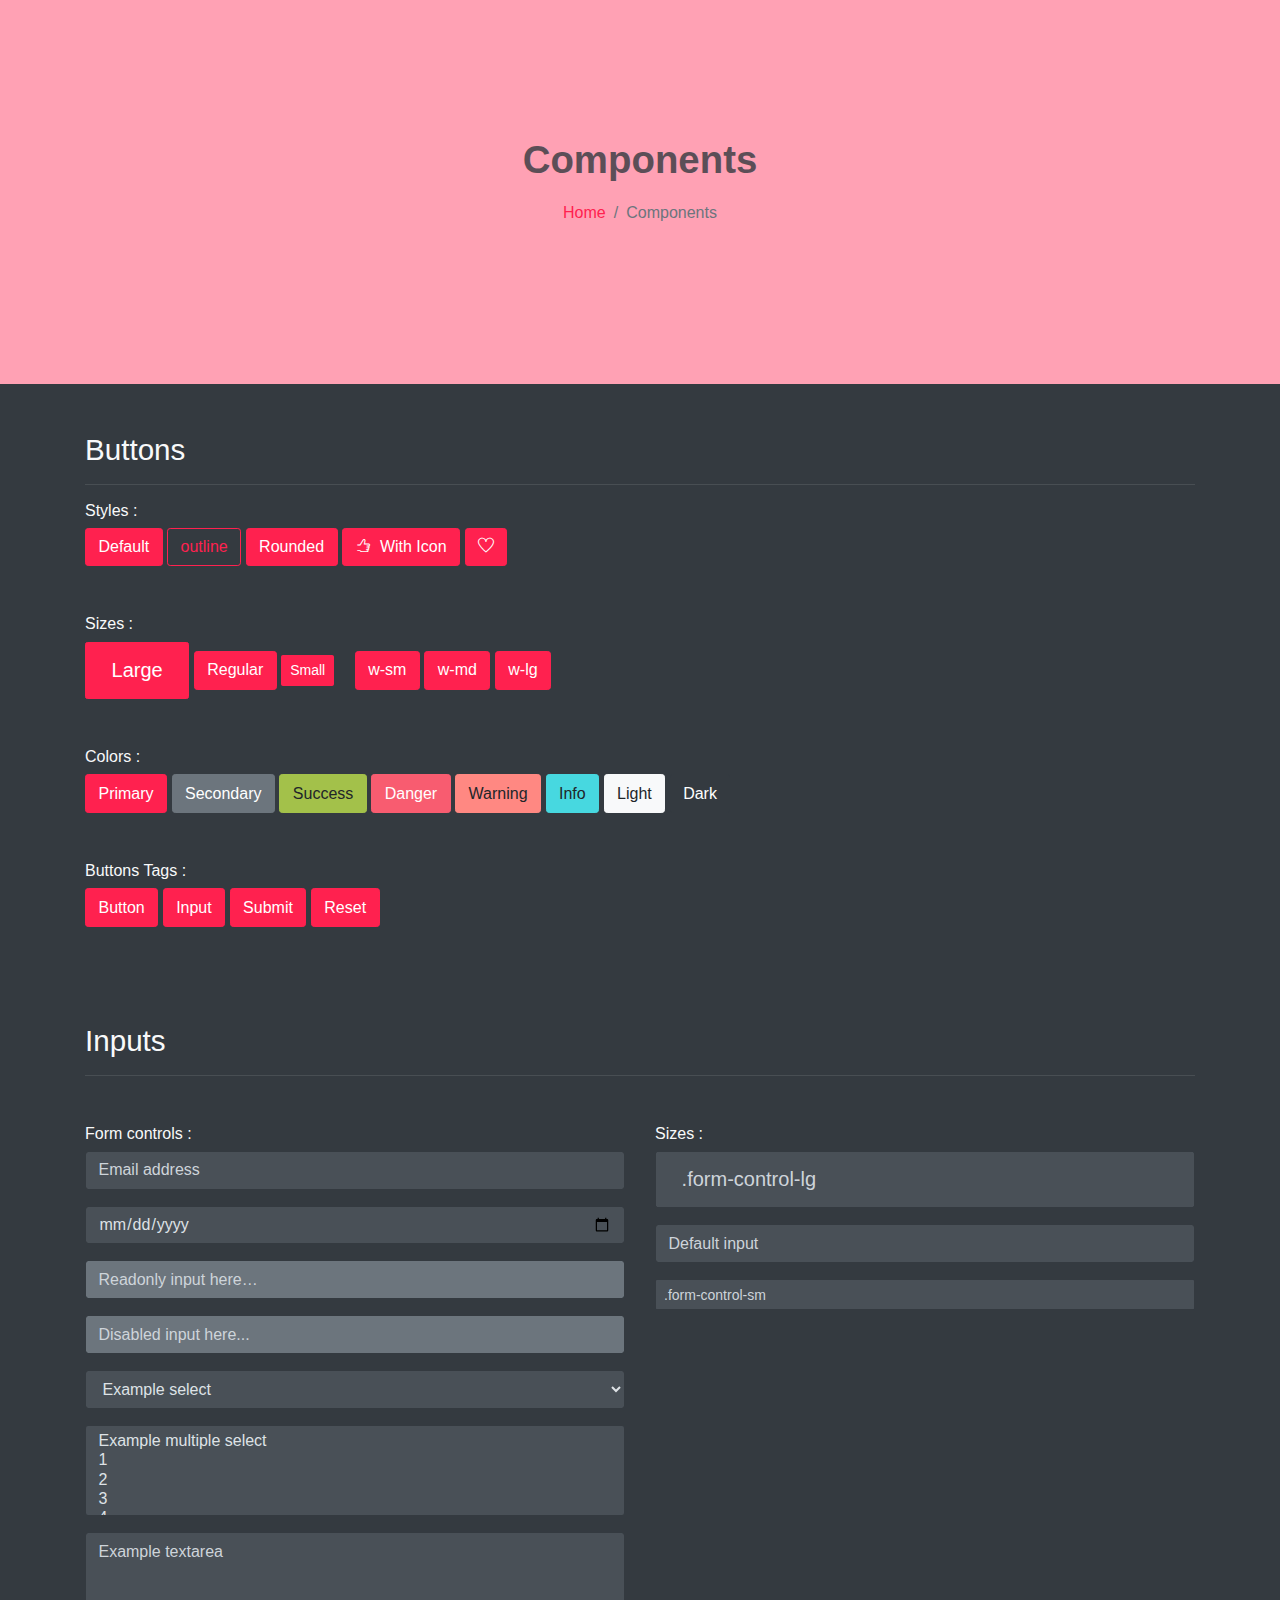
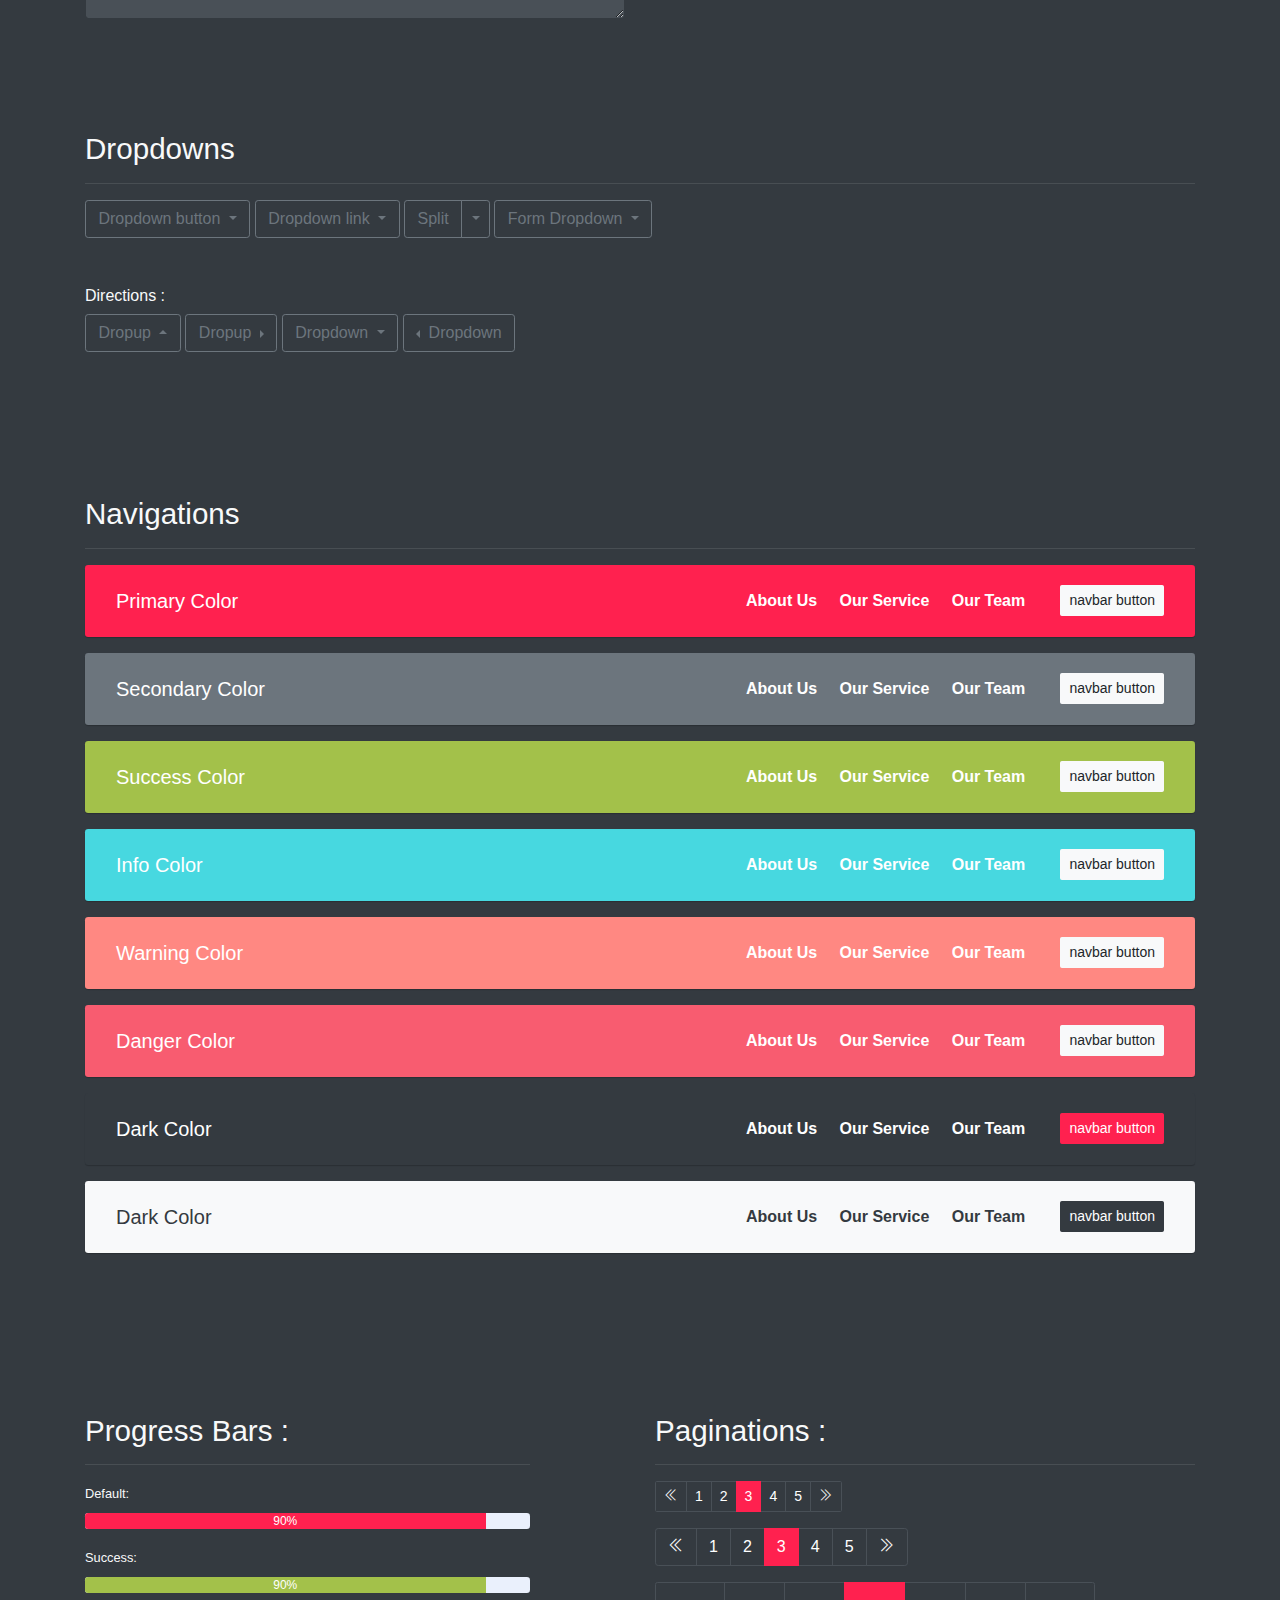
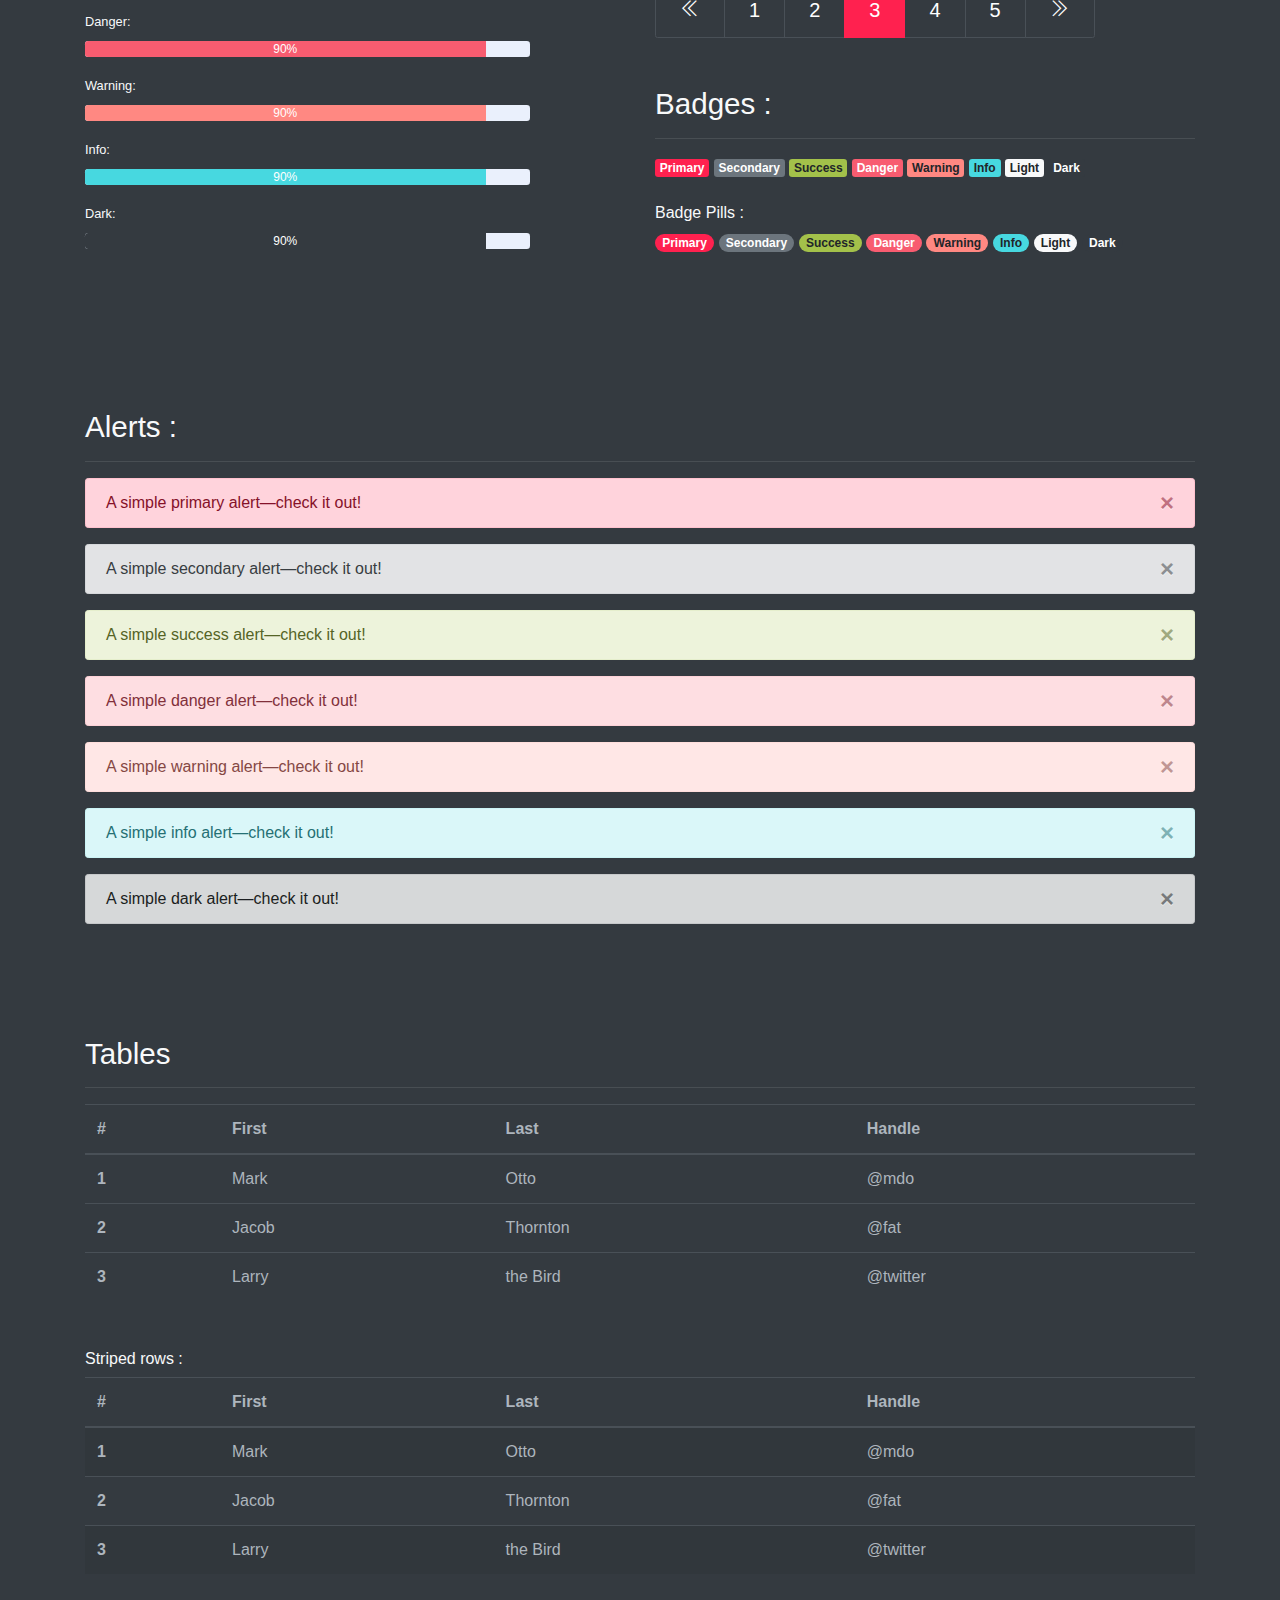
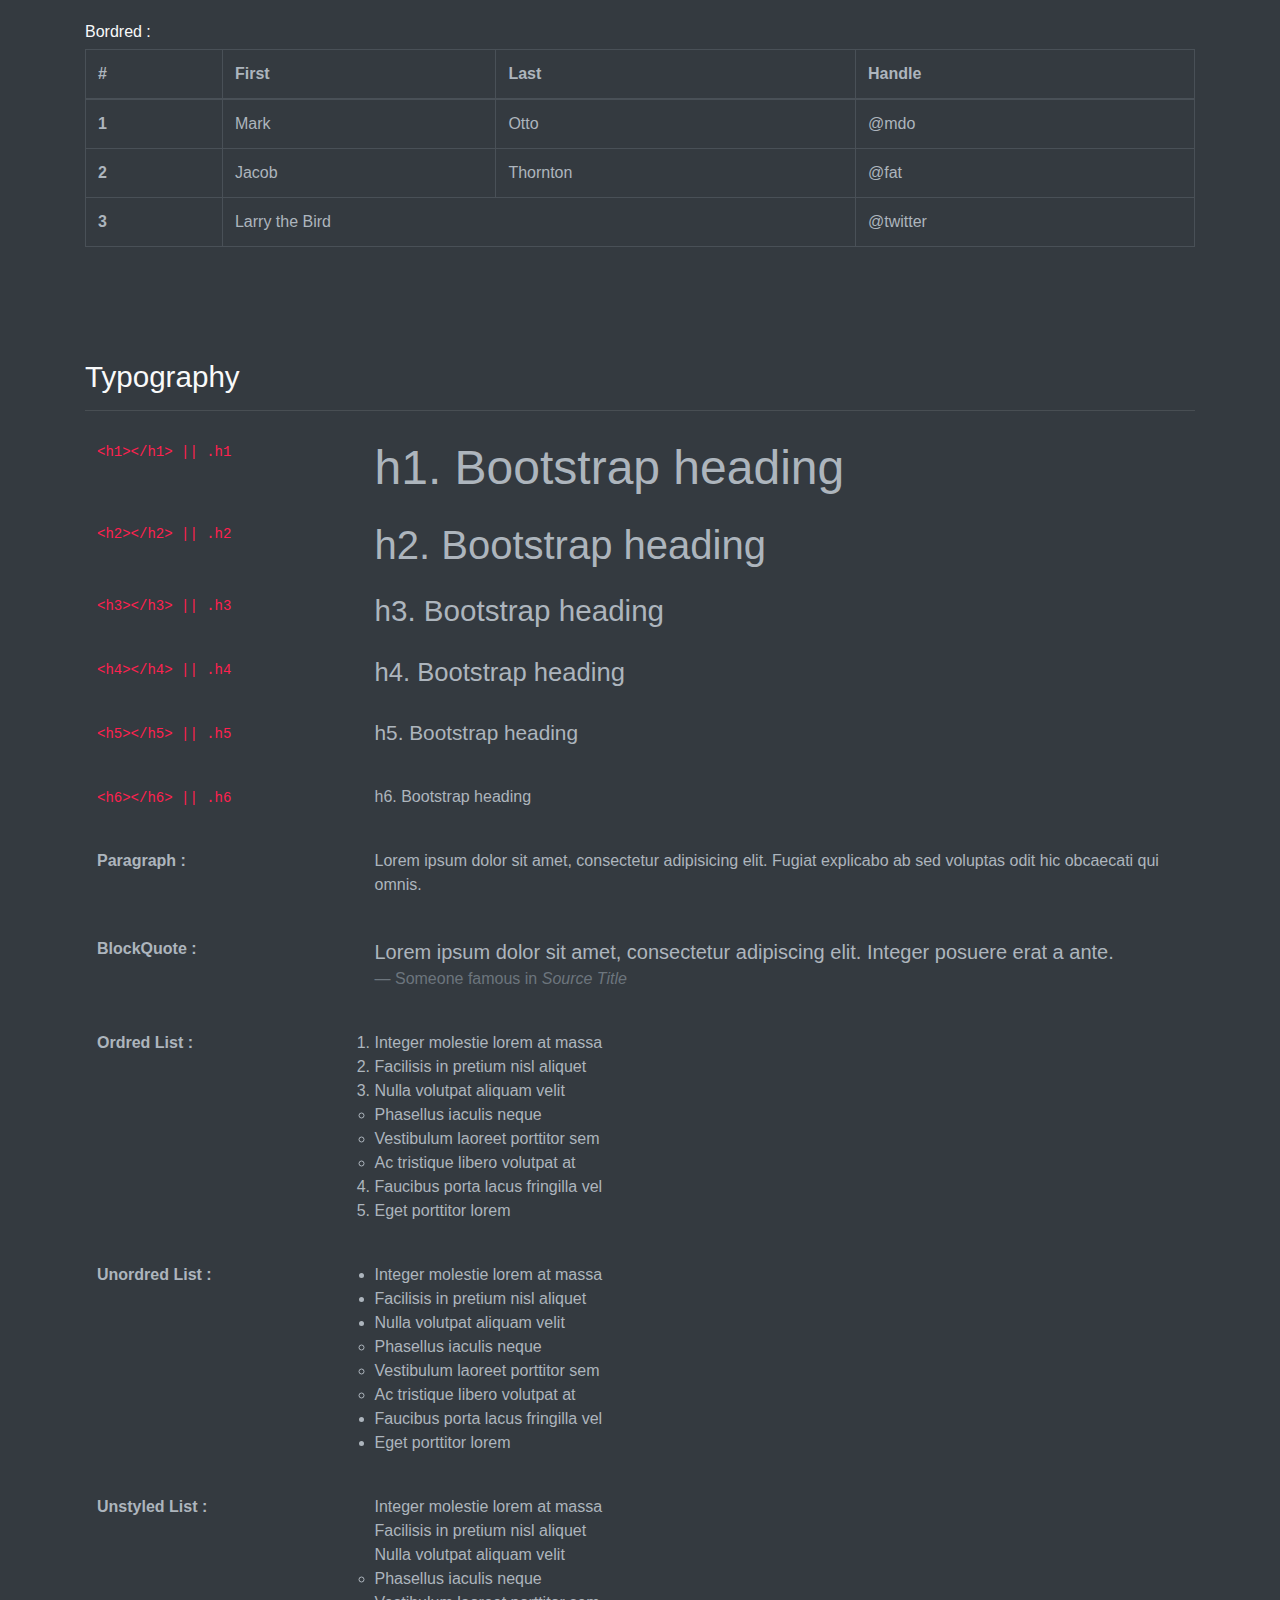
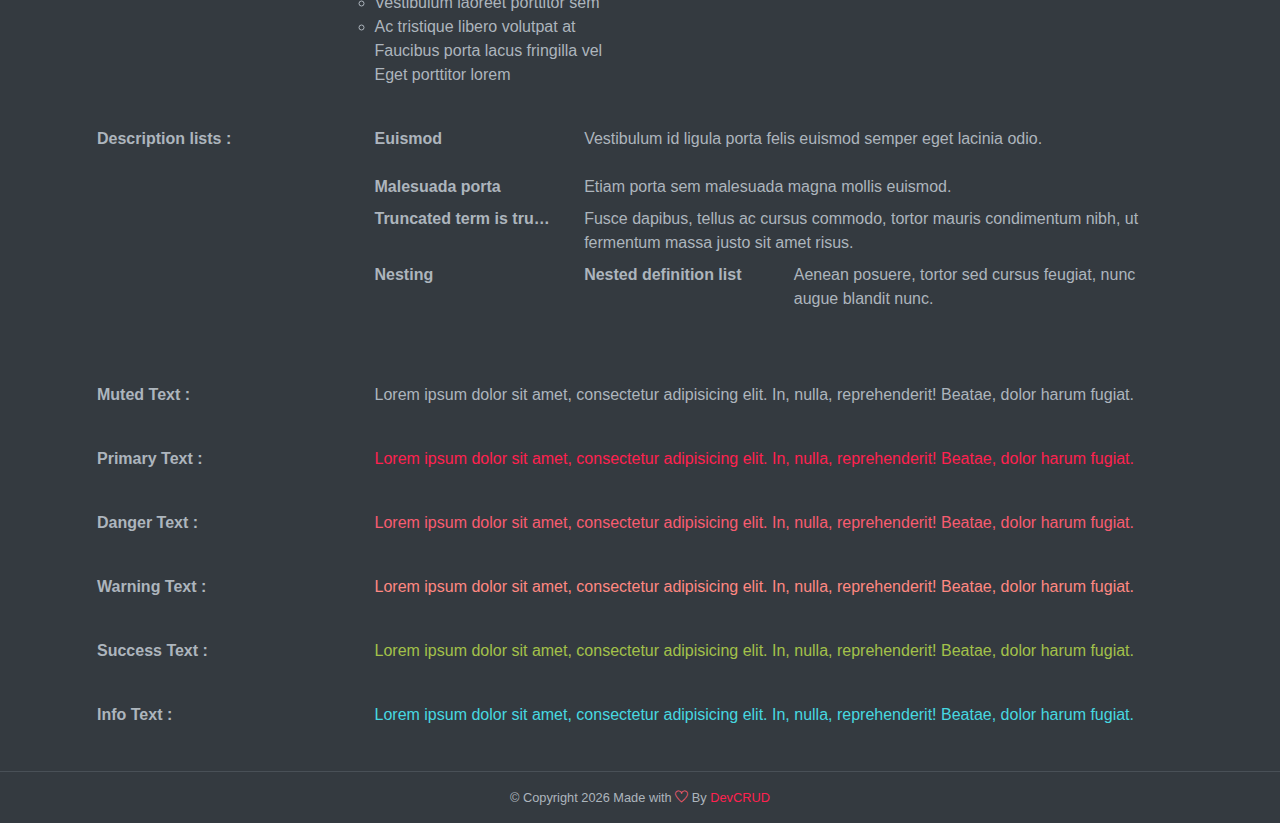
<file: components.html>
<!DOCTYPE html>
<html lang="en">
<head>
   <meta charset="utf-8">
    <meta name="viewport" content="width=device-width, initial-scale=1, shrink-to-fit=no">
    <meta name="description" content="Start your development with FoodHut landing page.">
    <meta name="author" content="Devcrud">
    <title>Sneakers Urban</title>

   <!-- font icons -->
   <link rel="stylesheet" href="assets/vendors/themify-icons/css/themify-icons.css">

   <!-- Bootstrap + Steller  -->
   <link rel="stylesheet" href="assets/css/foodhut.css">
</head>
<body>

   <!-- Page Header -->
   <header class="header header-mini"> 
      <div class="header-title">Components</div> 
      <nav aria-label="breadcrumb">
         <ol class="breadcrumb">
            <li class="breadcrumb-item"><a href="/">Home</a></li>
            <li class="breadcrumb-item active" aria-current="page">Components</li>
         </ol>
      </nav>
   </header> <!-- End Of Page Header -->

   <!-- main content -->
   <div class="container">

      <!-- Buttons -->
      <h3 class="mt-5">Buttons</h3>
      <hr>
      <h6 class="section-secondary-title">Styles :</h6>
      <button class="btn btn-primary">Default</button>
      <button class="btn btn-outline-primary">outline</button>
      <button class="btn btn-primary rounded">Rounded</button>
      <button class="btn btn-primary rounded"><i class="ti-thumb-up pr-1"></i> With Icon</button>
      <button class="btn btn-primary circle"><i class="ti-heart"></i></button>

      <h6 class="section-secondary-title mt-5">Sizes :</h6>
      <button class="btn btn-primary btn-lg">Large</button>
      <button class="btn btn-primary ">Regular</button>
      <button class="btn btn-primary btn-sm">Small</button>
      <button class="btn btn-primary w-sm ml-3">w-sm</button>
      <button class="btn btn-primary w-md">w-md</button>
      <button class="btn btn-primary w-lg">w-lg</button>

      <h6 class="section-secondary-title mt-5">Colors :</h6>          
      <button type="button" class="btn btn-primary">Primary</button>
      <button type="button" class="btn btn-secondary">Secondary</button>
      <button type="button" class="btn btn-success">Success</button>
      <button type="button" class="btn btn-danger">Danger</button>
      <button type="button" class="btn btn-warning">Warning</button>
      <button type="button" class="btn btn-info">Info</button>
      <button type="button" class="btn btn-light">Light</button>
      <button type="button" class="btn btn-dark">Dark</button>

      <h6 class="section-secondary-title mt-5">Buttons Tags :</h6>
      <button class="btn btn-primary" type="submit">Button</button>
      <input class="btn btn-primary" type="button" value="Input">
      <input class="btn btn-primary" type="submit" value="Submit">
      <input class="btn btn-primary" type="reset" value="Reset">
      
      <!-- devider -->
      <div class="py-5"></div>

      <!-- Inputs -->
      <h3>Inputs</h3>
      <hr>
      <div class="row mt-5">
         <div class="col-md-6">
            <h6 class="section-secondary-title">Form controls :</h6>        
            <div class="form-group">
               <input type="email" class="form-control" id="exampleFormControlInput1" placeholder="Email address">
            </div>
            <div class="form-group">
               <input type="date" class="form-control" id="exampleFormControlInput1" placeholder="Date">
            </div>
            <div class="form-group">
               <input class="form-control" type="text" placeholder="Readonly input here…" readonly>
            </div>
            <div class="form-group">
               <input class="form-control" id="disabledInput" type="text" placeholder="Disabled input here..." disabled>
            </div>
            <div class="form-group">
               <select class="form-control" id="exampleFormControlSelect1">
                  <option>Example select</option>
                  <option>1</option>
                  <option>2</option>
                  <option>3</option>
                  <option>4</option>
                  <option>5</option>
               </select>
            </div>
            <div class="form-group">
               <select multiple class="form-control" id="exampleFormControlSelect2">
                  <option>Example multiple select</option>
                  <option>1</option>
                  <option>2</option>
                  <option>3</option>
                  <option>4</option>
                  <option>5</option>
               </select>
            </div>
            <div class="form-group">
               <textarea class="form-control" id="exampleFormControlTextarea1" rows="3" placeholder="Example textarea"></textarea>
            </div>
         </div>
         <div class="col-md-6">
            <h6 class="section-secondary-title">Sizes :</h6>    
            <div class="form-group">
               <input class="form-control form-control-lg" type="text" placeholder=".form-control-lg">             
            </div>
            <div class="form-group">
               <input class="form-control" type="text" placeholder="Default input">
            </div>
            <div class="form-group">
               <input class="form-control form-control-sm" type="text" placeholder=".form-control-sm"> 
            </div>
         </div>
      </div> <!-- end of inputs -->   

      <!-- devider -->
      <div class="py-5"></div>             

      <!-- Dropdowns -->
      <h3 class="components-section-title font-weight-normal">Dropdowns</h3>
      <hr>
      <div class="dropdown d-inline-block">
         <button class="btn btn-outline-secondary dropdown-toggle" type="button" id="dropdownMenuButton" data-toggle="dropdown" aria-haspopup="true" aria-expanded="false">
         Dropdown button
         </button>
         <div class="dropdown-menu" aria-labelledby="dropdownMenuButton">
         <a class="dropdown-item" href="#">Action</a>
         <a class="dropdown-item" href="#">Another action</a>
         <a class="dropdown-item" href="#">Something else here</a>
         </div>
      </div>
      <div class="dropdown d-inline-block">
         <a class="btn btn-outline-secondary dropdown-toggle" href="#" role="button" id="dropdownMenuLink" data-toggle="dropdown" aria-haspopup="true" aria-expanded="false">
            Dropdown link
         </a>
         <div class="dropdown-menu" aria-labelledby="dropdownMenuLink">
            <a class="dropdown-item" href="#">Action</a>
            <a class="dropdown-item" href="#">Another action</a>
            <a class="dropdown-item" href="#">Something else here</a>
         </div>
      </div>
      <div class="btn-group">
         <button type="button" class="btn btn-outline-secondary">Split</button>
         <button type="button" class="btn btn-outline-secondary dropdown-toggle dropdown-toggle-split" data-toggle="dropdown" aria-haspopup="true" aria-expanded="false">
         <span class="sr-only">Toggle Dropdown</span>
         </button>
         <div class="dropdown-menu">
            <a class="dropdown-item" href="#">Action</a>
            <a class="dropdown-item" href="#">Another action</a>
            <a class="dropdown-item" href="#">Something else here</a>
            <div class="dropdown-divider"></div>
            <a class="dropdown-item" href="#">Separated link</a>
         </div>
      </div>
      <div class="btn-group">
         <button class="btn btn-outline-secondary dropdown-toggle" type="button" id="dropdownMenuButton" data-toggle="dropdown" aria-haspopup="true" aria-expanded="false">
            Form Dropdown
         </button>
         <div class="dropdown-menu form">
            <form class="px-4 py-3">
               <div class="form-group">
                  <input type="email" class="form-control" id="exampleDropdownFormEmail1" placeholder="email@example.com">
               </div>
               <div class="form-group">
                  <input type="password" class="form-control" id="exampleDropdownFormPassword1" placeholder="Password">
               </div>
               <div class="form-check mb-3">
                  <input type="checkbox" class="form-check-input" id="dropdownCheck">
                  <label class="form-check-label" for="dropdownCheck">
                     Remember me
                  </label>
               </div>
               <button type="submit" class="btn btn-primary btn-block">Sign in</button>
            </form>
            <div class="dropdown-divider"></div>
            <a class="dropdown-item" href="#"><small>New around here? Sign up</small></a>
            <a class="dropdown-item" href="#"><small>Forgot password?</small></a>
         </div>
      </div>       
      <h6 class="section-secondary-title mt-5">Directions :</h6>  
      <div class="btn-group dropup">
         <button type="button" class="btn btn-outline-secondary dropdown-toggle" data-toggle="dropdown" aria-haspopup="true" aria-expanded="false">
            Dropup
         </button>
         <div class="dropdown-menu">
            <a class="dropdown-item" href="#">Action</a>
            <a class="dropdown-item" href="#">Another action</a>
            <a class="dropdown-item" href="#">Something else here</a>
            <div class="dropdown-divider"></div>
            <a class="dropdown-item" href="#">Separated link</a>
         </div>
      </div>
      <div class="btn-group dropright">
         <button type="button" class="btn btn-outline-secondary dropdown-toggle" data-toggle="dropdown" aria-haspopup="true" aria-expanded="false">
            Dropup
         </button>
         <div class="dropdown-menu">
            <a class="dropdown-item" href="#">Action</a>
            <a class="dropdown-item" href="#">Another action</a>
            <a class="dropdown-item" href="#">Something else here</a>
            <div class="dropdown-divider"></div>
            <a class="dropdown-item" href="#">Separated link</a>
         </div>
      </div>
      <div class="btn-group">
         <button type="button" class="btn btn-outline-secondary dropdown-toggle" data-toggle="dropdown" aria-haspopup="true" aria-expanded="false">
            Dropdown
         </button>
         <div class="dropdown-menu">
            <a class="dropdown-item" href="#">Action</a>
            <a class="dropdown-item" href="#">Another action</a>
            <a class="dropdown-item" href="#">Something else here</a>
            <div class="dropdown-divider"></div>
            <a class="dropdown-item" href="#">Separated link</a>
         </div>
      </div>
      <div class="btn-group dropleft">
         <button type="button" class="btn btn-outline-secondary dropdown-toggle" data-toggle="dropdown" aria-haspopup="true" aria-expanded="false">
            Dropdown
         </button>
         <div class="dropdown-menu">
            <a class="dropdown-item" href="#">Action</a>
            <a class="dropdown-item" href="#">Another action</a>
            <a class="dropdown-item" href="#">Something else here</a>
            <div class="dropdown-divider"></div>
            <a class="dropdown-item" href="#">Separated link</a>
         </div>
      </div> <!-- end of Dropdowns -->  

      <!-- devider -->
      <div class="py-5"></div>   

      <!-- navbars -->
      <h3 class="components-section-title font-weight-normal mt-5">Navigations</h3>
      <hr>
      <nav class="navbar navbar-expand-sm navbar-dark bg-primary rounded shadow mb-3">
         <div class="container">
            <a class="navbar-brand" href="#">Primary Color</a>
            <button class="navbar-toggler ml-auto" type="button" data-toggle="collapse" data-target="#navbarSupportedContent" aria-controls="navbarSupportedContent" aria-expanded="false" aria-label="Toggle navigation">
            <span class="navbar-toggler-icon"></span>
            </button>
            <div class="collapse navbar-collapse" id="navbarSupportedContent">
               <ul class="navbar-nav ml-auto"> 
                  <li class="nav-item">
                     <a class="nav-link" href="#about">About Us</a>
                  </li>
                  <li class="nav-item">
                     <a class="nav-link" href="#service">Our Service</a>
                  </li>
                  <li class="nav-item">
                     <a class="nav-link" href="#team">Our Team</a>
                  </li>
                  <li class="nav-item">
                     <a href="#book-table" class="ml-4 mt-1 btn btn-light btn-sm">navbar button</a>
                  </li>
               </ul>                       
            </div>
         </div>
      </nav>
      <nav class="navbar navbar-expand-sm navbar-dark bg-secondary rounded shadow mb-3">
         <div class="container">
            <a class="navbar-brand" href="#">Secondary Color</a>
            <button class="navbar-toggler ml-auto" type="button" data-toggle="collapse" data-target="#navbarSupportedContent" aria-controls="navbarSupportedContent" aria-expanded="false" aria-label="Toggle navigation">
            <span class="navbar-toggler-icon"></span>
            </button>
            <div class="collapse navbar-collapse" id="navbarSupportedContent">
               <ul class="navbar-nav ml-auto"> 
                  <li class="nav-item">
                     <a class="nav-link" href="#about">About Us</a>
                  </li>
                  <li class="nav-item">
                     <a class="nav-link" href="#service">Our Service</a>
                  </li>
                  <li class="nav-item">
                     <a class="nav-link" href="#team">Our Team</a>
                  </li>
                  <li class="nav-item">
                     <a href="#book-table" class="ml-4 mt-1 btn btn-light btn-sm">navbar button</a>
                  </li>
               </ul>                       
            </div>
         </div>
      </nav>
      <nav class="navbar navbar-expand-sm navbar-dark bg-success rounded shadow mb-3">
         <div class="container">
            <a class="navbar-brand" href="#">Success Color</a>
            <button class="navbar-toggler ml-auto" type="button" data-toggle="collapse" data-target="#navbarSupportedContent" aria-controls="navbarSupportedContent" aria-expanded="false" aria-label="Toggle navigation">
            <span class="navbar-toggler-icon"></span>
            </button>
            <div class="collapse navbar-collapse" id="navbarSupportedContent">
               <ul class="navbar-nav ml-auto"> 
                  <li class="nav-item">
                     <a class="nav-link" href="#about">About Us</a>
                  </li>
                  <li class="nav-item">
                     <a class="nav-link" href="#service">Our Service</a>
                  </li>
                  <li class="nav-item">
                     <a class="nav-link" href="#team">Our Team</a>
                  </li>
                  <li class="nav-item">
                     <a href="#book-table" class="ml-4 mt-1 btn btn-light btn-sm">navbar button</a>
                  </li>
               </ul>                       
            </div>
         </div>
      </nav>
      <nav class="navbar navbar-expand-sm navbar-dark bg-info rounded shadow mb-3">
         <div class="container">
            <a class="navbar-brand" href="#">Info Color</a>
            <button class="navbar-toggler ml-auto" type="button" data-toggle="collapse" data-target="#navbarSupportedContent" aria-controls="navbarSupportedContent" aria-expanded="false" aria-label="Toggle navigation">
            <span class="navbar-toggler-icon"></span>
            </button>
            <div class="collapse navbar-collapse" id="navbarSupportedContent">
               <ul class="navbar-nav ml-auto"> 
                  <li class="nav-item">
                     <a class="nav-link" href="#about">About Us</a>
                  </li>
                  <li class="nav-item">
                     <a class="nav-link" href="#service">Our Service</a>
                  </li>
                  <li class="nav-item">
                     <a class="nav-link" href="#team">Our Team</a>
                  </li>
                  <li class="nav-item">
                     <a href="#book-table" class="ml-4 mt-1 btn btn-light btn-sm">navbar button</a>
                  </li>
               </ul>                       
            </div>
         </div>
      </nav>
      <nav class="navbar navbar-expand-sm navbar-dark bg-warning rounded shadow mb-3">
         <div class="container">
            <a class="navbar-brand" href="#">Warning Color</a>
            <button class="navbar-toggler ml-auto" type="button" data-toggle="collapse" data-target="#navbarSupportedContent" aria-controls="navbarSupportedContent" aria-expanded="false" aria-label="Toggle navigation">
            <span class="navbar-toggler-icon"></span>
            </button>
            <div class="collapse navbar-collapse" id="navbarSupportedContent">
               <ul class="navbar-nav ml-auto"> 
                  <li class="nav-item">
                     <a class="nav-link" href="#about">About Us</a>
                  </li>
                  <li class="nav-item">
                     <a class="nav-link" href="#service">Our Service</a>
                  </li>
                  <li class="nav-item">
                     <a class="nav-link" href="#team">Our Team</a>
                  </li>
                  <li class="nav-item">
                     <a href="#book-table" class="ml-4 mt-1 btn btn-light btn-sm">navbar button</a>
                  </li>
               </ul>                       
            </div>
         </div>
      </nav>
      <nav class="navbar navbar-expand-sm navbar-dark bg-danger rounded shadow mb-3">
         <div class="container">
            <a class="navbar-brand" href="#">Danger Color</a>
            <button class="navbar-toggler ml-auto" type="button" data-toggle="collapse" data-target="#navbarSupportedContent" aria-controls="navbarSupportedContent" aria-expanded="false" aria-label="Toggle navigation">
            <span class="navbar-toggler-icon"></span>
            </button>
            <div class="collapse navbar-collapse" id="navbarSupportedContent">
               <ul class="navbar-nav ml-auto"> 
                  <li class="nav-item">
                     <a class="nav-link" href="#about">About Us</a>
                  </li>
                  <li class="nav-item">
                     <a class="nav-link" href="#service">Our Service</a>
                  </li>
                  <li class="nav-item">
                     <a class="nav-link" href="#team">Our Team</a>
                  </li>
                  <li class="nav-item">
                     <a href="#book-table" class="ml-4 mt-1 btn btn-light btn-sm">navbar button</a>
                  </li>
               </ul>                       
            </div>
         </div>
      </nav>
      <nav class="navbar navbar-expand-sm navbar-dark bg-dark rounded shadow mb-3">
         <div class="container">
            <a class="navbar-brand" href="#">Dark Color</a>
            <button class="navbar-toggler ml-auto" type="button" data-toggle="collapse" data-target="#navbarSupportedContent" aria-controls="navbarSupportedContent" aria-expanded="false" aria-label="Toggle navigation">
            <span class="navbar-toggler-icon"></span>
            </button>
            <div class="collapse navbar-collapse" id="navbarSupportedContent">
               <ul class="navbar-nav ml-auto"> 
                  <li class="nav-item">
                     <a class="nav-link" href="#about">About Us</a>
                  </li>
                  <li class="nav-item">
                     <a class="nav-link" href="#service">Our Service</a>
                  </li>
                  <li class="nav-item">
                     <a class="nav-link" href="#team">Our Team</a>
                  </li>
                  <li class="nav-item">
                     <a href="#book-table" class="ml-4 mt-1 btn btn-primary btn-sm">navbar button</a>
                  </li>
               </ul>                       
            </div>
         </div>
      </nav>
      <nav class="navbar navbar-expand-sm navbar-light bg-light rounded shadow mb-3">
         <div class="container">
            <a class="navbar-brand" href="#">Dark Color</a>
            <button class="navbar-toggler ml-auto" type="button" data-toggle="collapse" data-target="#navbarSupportedContent" aria-controls="navbarSupportedContent" aria-expanded="false" aria-label="Toggle navigation">
            <span class="navbar-toggler-icon"></span>
            </button>
            <div class="collapse navbar-collapse" id="navbarSupportedContent">
               <ul class="navbar-nav ml-auto"> 
                  <li class="nav-item">
                     <a class="nav-link" href="#about">About Us</a>
                  </li>
                  <li class="nav-item">
                     <a class="nav-link" href="#service">Our Service</a>
                  </li>
                  <li class="nav-item">
                     <a class="nav-link" href="#team">Our Team</a>
                  </li>
                  <li class="nav-item">
                     <a href="#book-table" class="ml-4 mt-1 btn btn-dark btn-sm">navbar button</a>
                  </li>
               </ul>                       
            </div>
         </div>
      </nav>
      <!-- End of navbars -->

      <!-- devider -->
      <div class="py-5"></div>   
      
      <!-- progress bars -->
      <div class="row justify-content-between">
         <div class="col-md-5">
            <h3 class="components-section-title font-weight-normal mt-5">Progress Bars :</h3>
            <hr>
            <small>Default: </small>
            <div class="progress mt-2 mb-3">
               <div class="progress-bar" role="progressbar" style="width: 90%" aria-valuenow="25" aria-valuemin="0" aria-valuemax="100"><span>90%</span></div>
            </div>
            <small>Success:</small>
            <div class="progress mt-2 mb-3">
               <div class="progress-bar bg-success" role="progressbar" style="width: 90%" aria-valuenow="25" aria-valuemin="0" aria-valuemax="100"><span>90%</span></div>
            </div>
            <small>Danger:</small>
            <div class="progress mt-2 mb-3">
               <div class="progress-bar bg-danger" role="progressbar" style="width: 90%" aria-valuenow="25" aria-valuemin="0" aria-valuemax="100"><span>90%</span></div>
            </div>
            <small>Warning:</small>
            <div class="progress mt-2 mb-3">
               <div class="progress-bar bg-warning" role="progressbar" style="width: 90%" aria-valuenow="25" aria-valuemin="0" aria-valuemax="100"><span>90%</span></div>
            </div>
            <small>Info:</small>
            <div class="progress mt-2 mb-3">
               <div class="progress-bar bg-info" role="progressbar" style="width: 90%" aria-valuenow="25" aria-valuemin="0" aria-valuemax="100"><span>90%</span></div>
            </div>
            <small>Dark:</small>
            <div class="progress mt-2 mb-3">
               <div class="progress-bar bg-dark" role="progressbar" style="width: 90%" aria-valuenow="25" aria-valuemin="0" aria-valuemax="100"><span>90%</span></div>
            </div>
         </div>
         <div class="col-md-6">
            <h3 class="components-section-title font-weight-normal mt-5">Paginations :</h3>
            <hr>
            <nav aria-label="Page navigation example">
               <ul class="pagination pagination-sm">
                  <li class="page-item"><a class="page-link" href="#"><i class="ti-angle-double-left"></i></a></li>
                  <li class="page-item"><a class="page-link" href="#">1</a></li>
                  <li class="page-item"><a class="page-link" href="#">2</a></li>
                  <li class="page-item active"><a class="page-link" href="#">3</a></li>
                  <li class="page-item"><a class="page-link" href="#">4</a></li>
                  <li class="page-item"><a class="page-link" href="#">5</a></li>
                  <li class="page-item"><a class="page-link" href="#"><i class="ti-angle-double-right"></i></a></li>
               </ul>
            </nav>
            <nav aria-label="Page navigation example">
               <ul class="pagination">
               <li class="page-item"><a class="page-link" href="#"><i class="ti-angle-double-left"></i></a></li>
                  <li class="page-item"><a class="page-link" href="#">1</a></li>
                  <li class="page-item"><a class="page-link" href="#">2</a></li>
                  <li class="page-item active"><a class="page-link" href="#">3</a></li>
                  <li class="page-item"><a class="page-link" href="#">4</a></li>
                  <li class="page-item"><a class="page-link" href="#">5</a></li>
                  <li class="page-item"><a class="page-link" href="#"><i class="ti-angle-double-right"></i></a></li>
               </ul>
            </nav>
            <nav aria-label="Page navigation example">
               <ul class="pagination pagination-lg">
                  <li class="page-item"><a class="page-link" href="#"><i class="ti-angle-double-left"></i></a></li>
                  <li class="page-item"><a class="page-link" href="#">1</a></li>
                  <li class="page-item"><a class="page-link" href="#">2</a></li>
                  <li class="page-item active"><a class="page-link" href="#">3</a></li>
                  <li class="page-item"><a class="page-link" href="#">4</a></li>
                  <li class="page-item"><a class="page-link" href="#">5</a></li>
                  <li class="page-item"><a class="page-link" href="#"><i class="ti-angle-double-right"></i></a></li>
               </ul>
            </nav>

            <!-- Badges -->
            <h3 class="components-section-title font-weight-normal mt-5">Badges :</h3>
            <hr>
            <span class="badge badge-primary">Primary</span>
            <span class="badge badge-secondary">Secondary</span>
            <span class="badge badge-success">Success</span>
            <span class="badge badge-danger">Danger</span>
            <span class="badge badge-warning">Warning</span>
            <span class="badge badge-info">Info</span>
            <span class="badge badge-light">Light</span>
            <span class="badge badge-dark">Dark</span>
            <h6 class="section-secondary-title mt-4 mb-2">Badge Pills :</h6>
            <span class="badge badge-pill badge-primary">Primary</span>
            <span class="badge badge-pill badge-secondary">Secondary</span>
            <span class="badge badge-pill badge-success">Success</span>
            <span class="badge badge-pill badge-danger">Danger</span>
            <span class="badge badge-pill badge-warning">Warning</span>
            <span class="badge badge-pill badge-info">Info</span>
            <span class="badge badge-pill badge-light">Light</span>
            <span class="badge badge-pill badge-dark">Dark</span>
         </div>
      </div> <!-- End of Progress bars -->

      <!-- devider -->
      <div class="py-5"></div>  

      <!-- Alerts -->
      <h3 class="components-section-title font-weight-normal mt-5">Alerts :</h3>
      <hr>
      <div class="alert alert-primary alert-dismissible fade show" role="alert">
         A simple primary alert—check it out!
         <button type="button" class="close" data-dismiss="alert" aria-label="Close">
            <span aria-hidden="true">&times;</span>
         </button>
      </div>
      <div class="alert alert-secondary alert-dismissible fade show" role="alert">
         A simple secondary alert—check it out!
         <button type="button" class="close" data-dismiss="alert" aria-label="Close">
            <span aria-hidden="true">&times;</span>
         </button>
      </div>
      <div class="alert alert-success alert-dismissible fade show" role="alert">
         A simple success alert—check it out!
         <button type="button" class="close" data-dismiss="alert" aria-label="Close">
            <span aria-hidden="true">&times;</span>
         </button>
      </div>
      <div class="alert alert-danger alert-dismissible fade show" role="alert">
         A simple danger alert—check it out!
         <button type="button" class="close" data-dismiss="alert" aria-label="Close">
            <span aria-hidden="true">&times;</span>
         </button>
      </div>
      <div class="alert alert-warning alert-dismissible fade show" role="alert">
         A simple warning alert—check it out!
         <button type="button" class="close" data-dismiss="alert" aria-label="Close">
            <span aria-hidden="true">&times;</span>
         </button>
      </div>
      <div class="alert alert-info alert-dismissible fade show" role="alert">
         A simple info alert—check it out!
         <button type="button" class="close" data-dismiss="alert" aria-label="Close">
            <span aria-hidden="true">&times;</span>
         </button>
      </div>
      <div class="alert alert-dark alert-dismissible fade show" role="alert">
         A simple dark alert—check it out!
         <button type="button" class="close" data-dismiss="alert" aria-label="Close">
            <span aria-hidden="true">&times;</span>
         </button>
      </div>
      <!-- end of alerts -->

      <!-- devider -->
      <div class="py-5"></div> 
   
      <!-- tables -->
      <h3 class="components-section-title">Tables</h3>
      <hr>
      <table class="table">
         <thead>
            <tr>
               <th scope="col">#</th>
               <th scope="col">First</th>
               <th scope="col">Last</th>
               <th scope="col">Handle</th>
            </tr>
         </thead>
         <tbody>
            <tr>
               <th scope="row">1</th>
               <td>Mark</td>
               <td>Otto</td>
               <td>@mdo</td>
            </tr>
            <tr>
               <th scope="row">2</th>
               <td>Jacob</td>
               <td>Thornton</td>
               <td>@fat</td>
            </tr>
            <tr>
               <th scope="row">3</th>
               <td>Larry</td>
               <td>the Bird</td>
               <td>@twitter</td>
            </tr>
         </tbody>
      </table>

      <h6 class="section-secondary-title mt-5">Striped rows :</h6>
      <table class="table table-striped">
         <thead>
            <tr>
               <th scope="col">#</th>
               <th scope="col">First</th>
               <th scope="col">Last</th>
               <th scope="col">Handle</th>
            </tr>
         </thead>
         <tbody>
            <tr>
               <th scope="row">1</th>
               <td>Mark</td>
               <td>Otto</td>
               <td>@mdo</td>
            </tr>
            <tr>
               <th scope="row">2</th>
               <td>Jacob</td>
               <td>Thornton</td>
               <td>@fat</td>
            </tr>
            <tr>
               <th scope="row">3</th>
               <td>Larry</td>
               <td>the Bird</td>
               <td>@twitter</td>
            </tr>
         </tbody>
      </table>

      <h6 class="section-secondary-title mt-5">Bordred :</h6>
      <table class="table table-bordered">
         <thead>
            <tr>
               <th scope="col">#</th>
               <th scope="col">First</th>
               <th scope="col">Last</th>
               <th scope="col">Handle</th>
            </tr>
         </thead>
         <tbody>
            <tr>
               <th scope="row">1</th>
               <td>Mark</td>
               <td>Otto</td>
               <td>@mdo</td>
            </tr>
            <tr>
               <th scope="row">2</th>
               <td>Jacob</td>
               <td>Thornton</td>
               <td>@fat</td>
            </tr>
            <tr>
               <th scope="row">3</th>
               <td colspan="2">Larry the Bird</td>
               <td>@twitter</td>
            </tr>
         </tbody>
      </table>
      <!-- end of tables -->

      <!-- devider -->
      <div class="py-5"></div> 

      <!-- typography -->
      <h3 class="components-section-title">Typography</h3>
      <hr>
      
      <table class="table table-borderless v-align-center">
         <tbody>
            <tr>
               <td>
                  <p><code class="highlighter-rouge">&lt;h1&gt;&lt;/h1&gt; || .h1</code></p>
               </td>
               <td class="w-75"><span class="h1">h1. Bootstrap heading</span></td>
            </tr>
            <tr>
               <td>
                  <p><code class="highlighter-rouge">&lt;h2&gt;&lt;/h2&gt; || .h2</code></p>
               </td>
               <td><span class="h2">h2. Bootstrap heading</span></td>
            </tr>
            <tr>
               <td>
                  <p><code class="highlighter-rouge">&lt;h3&gt;&lt;/h3&gt; || .h3</code></p>
               </td>
               <td><span class="h3">h3. Bootstrap heading</span></td>
            </tr>
            <tr>
               <td>
                  <p><code class="highlighter-rouge">&lt;h4&gt;&lt;/h4&gt; || .h4</code></p>
               </td>
               <td><span class="h4">h4. Bootstrap heading</span></td>
            </tr>
            <tr>
               <td>
                  <p><code class="highlighter-rouge">&lt;h5&gt;&lt;/h5&gt; || .h5</code></p>
               </td>
               <td><span class="h5">h5. Bootstrap heading</span></td>
            </tr>
            <tr>
               <td>
                  <p><code class="highlighter-rouge">&lt;h6&gt;&lt;/h6&gt; || .h6</code></p>
               </td>
               <td><span class="h6">h6. Bootstrap heading</span></td>
            </tr>
            <tr>
               <td>
                  <p class="font-weight-bold text-muted">Paragraph :</p>
               </td>
               <td><p>Lorem ipsum dolor sit amet, consectetur adipisicing elit. Fugiat explicabo ab sed voluptas odit hic obcaecati qui omnis.</p></td>
            </tr>
            <tr>
               <td>
                  <p class="font-weight-bold text-muted">BlockQuote :</p>
               </td>
               <td>
                  <blockquote class="blockquote">
                     <p class="mb-0">Lorem ipsum dolor sit amet, consectetur adipiscing elit. Integer posuere erat a ante.</p>
                     <footer class="blockquote-footer">Someone famous in <cite title="Source Title">Source Title</cite></footer>
                  </blockquote>
               </td>
            </tr>
            <tr>
               <td><p class="font-weight-bold text-muted">Ordred List :</p></td>
               <td>
                  <ol>
                     <li>Integer molestie lorem at massa</li>
                     <li>Facilisis in pretium nisl aliquet</li>
                     <li>Nulla volutpat aliquam velit
                        <ul>
                           <li>Phasellus iaculis neque</li>
                           <li>Vestibulum laoreet porttitor sem</li>
                           <li>Ac tristique libero volutpat at</li>
                        </ul>
                     </li>
                     <li>Faucibus porta lacus fringilla vel</li>
                     <li>Eget porttitor lorem</li>
                  </ol>
               </td>
            </tr>
            <tr>
               <td><p class="font-weight-bold text-muted">Unordred List :</p></td>
               <td>
                  <ul >
                     <li>Integer molestie lorem at massa</li>
                     <li>Facilisis in pretium nisl aliquet</li>
                     <li>Nulla volutpat aliquam velit
                        <ul>
                           <li>Phasellus iaculis neque</li>
                           <li>Vestibulum laoreet porttitor sem</li>
                           <li>Ac tristique libero volutpat at</li>
                        </ul>
                     </li>
                     <li>Faucibus porta lacus fringilla vel</li>
                     <li>Eget porttitor lorem</li>
                  </ul>
               </td>
            </tr>
            <tr>
               <td><p class="font-weight-bold text-muted">Unstyled List :</p></td>
               <td>
                  <ul class="list-unstyled">
                     <li>Integer molestie lorem at massa</li>
                     <li>Facilisis in pretium nisl aliquet</li>
                     <li>Nulla volutpat aliquam velit
                        <ul>
                           <li>Phasellus iaculis neque</li>
                           <li>Vestibulum laoreet porttitor sem</li>
                           <li>Ac tristique libero volutpat at</li>
                        </ul>
                     </li>
                     <li>Faucibus porta lacus fringilla vel</li>
                     <li>Eget porttitor lorem</li>
                  </ul>
               </td>
            </tr>
            <tr>
               <td class="font-weight-bold text-muted">Description lists : </td>
               <td>
                  <dl class="row">
                     <dt class="col-sm-3">Euismod</dt>
                     <dd class="col-sm-9">
                        <p>Vestibulum id ligula porta felis euismod semper eget lacinia odio.</p>
                     </dd>

                     <dt class="col-sm-3">Malesuada porta</dt>
                     <dd class="col-sm-9">Etiam porta sem malesuada magna mollis euismod.</dd>

                     <dt class="col-sm-3 text-truncate">Truncated term is truncated</dt>
                     <dd class="col-sm-9">Fusce dapibus, tellus ac cursus commodo, tortor mauris condimentum nibh, ut fermentum massa justo sit amet risus.</dd>

                     <dt class="col-sm-3">Nesting</dt>
                     <dd class="col-sm-9">
                        <dl class="row">
                           <dt class="col-sm-4">Nested definition list</dt>
                           <dd class="col-sm-8">Aenean posuere, tortor sed cursus feugiat, nunc augue blandit nunc.</dd>
                        </dl>
                     </dd>
                  </dl>
               </td>
            </tr>
            <tr>
               <td>
                  <p class="font-weight-bold text-muted">Muted Text :</p>
               </td>
               <td>
                  <p class="text-muted">Lorem ipsum dolor sit amet, consectetur adipisicing elit. In, nulla, reprehenderit! Beatae, dolor harum fugiat.</p>
               </td>
            </tr>
            <tr>
               <td>
                  <p class="font-weight-bold text-muted">Primary Text :</p>
               </td>
               <td>
                  <p class="text-primary">Lorem ipsum dolor sit amet, consectetur adipisicing elit. In, nulla, reprehenderit! Beatae, dolor harum fugiat.</p>
               </td>
            </tr>
            <tr>
               <td>
                  <p class="font-weight-bold text-muted">Danger Text :</p>
               </td>
               <td>
                  <p class="text-danger">Lorem ipsum dolor sit amet, consectetur adipisicing elit. In, nulla, reprehenderit! Beatae, dolor harum fugiat.</p>
               </td>
            </tr>
            <tr>
               <td>
                  <p class="font-weight-bold text-muted">Warning Text :</p>
               </td>
               <td>
                  <p class="text-warning">Lorem ipsum dolor sit amet, consectetur adipisicing elit. In, nulla, reprehenderit! Beatae, dolor harum fugiat.</p>
               </td>
            </tr>
            <tr>
               <td>
                  <p class="font-weight-bold text-muted">Success Text :</p>
               </td>
               <td>
                  <p class="text-success">Lorem ipsum dolor sit amet, consectetur adipisicing elit. In, nulla, reprehenderit! Beatae, dolor harum fugiat.</p>
               </td>
            </tr>
            <tr>
               <td>
                  <p class="font-weight-bold text-muted">Info Text :</p>
               </td>
               <td>
                  <p class="text-info">Lorem ipsum dolor sit amet, consectetur adipisicing elit. In, nulla, reprehenderit! Beatae, dolor harum fugiat.</p>
               </td>
            </tr>
         </tbody>
      </table>
   </div>
   <!-- end of typography -->

   <!-- Page Footer -->
   <div class="bg-dark text-light text-center border-top wow fadeIn">
        <p class="mb-0 py-3 text-muted small">&copy; Copyright <script>document.write(new Date().getFullYear())</script> Made with <i class="ti-heart text-danger"></i> By <a href="http://devcrud.com">DevCRUD</a></p>
    </div>
    <!-- End of Page Footer -->
   
   <!-- core  -->
   <script src="assets/vendors/jquery/jquery-3.4.1.js"></script>
   <script src="assets/vendors/bootstrap/bootstrap.bundle.js"></script>

</body>
</html>
</file>
<file: assets/vendors/themify-icons/css/themify-icons.css>
@font-face {
	font-family: 'themify';
	src:url("../fonts/themify.eot?-fvbane");
	src:url("../fonts/themify.eot?#iefix-fvbane") format("embedded-opentype"),
		url("../fonts/themify.woff?-fvbane") format("woff"),
		url("../fonts/themify.ttf?-fvbane") format("truetype"),
		url("../fonts/themify.svg?-fvbane#themify") format("svg");
	font-weight: normal;
	font-style: normal;
}

[class^="ti-"], [class*=" ti-"] {
	font-family: 'themify';
	speak: none;
	font-style: normal;
	font-weight: normal;
	font-variant: normal;
	text-transform: none;
	line-height: 1;

	/* Better Font Rendering =========== */
	-webkit-font-smoothing: antialiased;
	-moz-osx-font-smoothing: grayscale;
}

.ti-wand:before {
	content: "\e600";
}
.ti-volume:before {
	content: "\e601";
}
.ti-user:before {
	content: "\e602";
}
.ti-unlock:before {
	content: "\e603";
}
.ti-unlink:before {
	content: "\e604";
}
.ti-trash:before {
	content: "\e605";
}
.ti-thought:before {
	content: "\e606";
}
.ti-target:before {
	content: "\e607";
}
.ti-tag:before {
	content: "\e608";
}
.ti-tablet:before {
	content: "\e609";
}
.ti-star:before {
	content: "\e60a";
}
.ti-spray:before {
	content: "\e60b";
}
.ti-signal:before {
	content: "\e60c";
}
.ti-shopping-cart:before {
	content: "\e60d";
}
.ti-shopping-cart-full:before {
	content: "\e60e";
}
.ti-settings:before {
	content: "\e60f";
}
.ti-search:before {
	content: "\e610";
}
.ti-zoom-in:before {
	content: "\e611";
}
.ti-zoom-out:before {
	content: "\e612";
}
.ti-cut:before {
	content: "\e613";
}
.ti-ruler:before {
	content: "\e614";
}
.ti-ruler-pencil:before {
	content: "\e615";
}
.ti-ruler-alt:before {
	content: "\e616";
}
.ti-bookmark:before {
	content: "\e617";
}
.ti-bookmark-alt:before {
	content: "\e618";
}
.ti-reload:before {
	content: "\e619";
}
.ti-plus:before {
	content: "\e61a";
}
.ti-pin:before {
	content: "\e61b";
}
.ti-pencil:before {
	content: "\e61c";
}
.ti-pencil-alt:before {
	content: "\e61d";
}
.ti-paint-roller:before {
	content: "\e61e";
}
.ti-paint-bucket:before {
	content: "\e61f";
}
.ti-na:before {
	content: "\e620";
}
.ti-mobile:before {
	content: "\e621";
}
.ti-minus:before {
	content: "\e622";
}
.ti-medall:before {
	content: "\e623";
}
.ti-medall-alt:before {
	content: "\e624";
}
.ti-marker:before {
	content: "\e625";
}
.ti-marker-alt:before {
	content: "\e626";
}
.ti-arrow-up:before {
	content: "\e627";
}
.ti-arrow-right:before {
	content: "\e628";
}
.ti-arrow-left:before {
	content: "\e629";
}
.ti-arrow-down:before {
	content: "\e62a";
}
.ti-lock:before {
	content: "\e62b";
}
.ti-location-arrow:before {
	content: "\e62c";
}
.ti-link:before {
	content: "\e62d";
}
.ti-layout:before {
	content: "\e62e";
}
.ti-layers:before {
	content: "\e62f";
}
.ti-layers-alt:before {
	content: "\e630";
}
.ti-key:before {
	content: "\e631";
}
.ti-import:before {
	content: "\e632";
}
.ti-image:before {
	content: "\e633";
}
.ti-heart:before {
	content: "\e634";
}
.ti-heart-broken:before {
	content: "\e635";
}
.ti-hand-stop:before {
	content: "\e636";
}
.ti-hand-open:before {
	content: "\e637";
}
.ti-hand-drag:before {
	content: "\e638";
}
.ti-folder:before {
	content: "\e639";
}
.ti-flag:before {
	content: "\e63a";
}
.ti-flag-alt:before {
	content: "\e63b";
}
.ti-flag-alt-2:before {
	content: "\e63c";
}
.ti-eye:before {
	content: "\e63d";
}
.ti-export:before {
	content: "\e63e";
}
.ti-exchange-vertical:before {
	content: "\e63f";
}
.ti-desktop:before {
	content: "\e640";
}
.ti-cup:before {
	content: "\e641";
}
.ti-crown:before {
	content: "\e642";
}
.ti-comments:before {
	content: "\e643";
}
.ti-comment:before {
	content: "\e644";
}
.ti-comment-alt:before {
	content: "\e645";
}
.ti-close:before {
	content: "\e646";
}
.ti-clip:before {
	content: "\e647";
}
.ti-angle-up:before {
	content: "\e648";
}
.ti-angle-right:before {
	content: "\e649";
}
.ti-angle-left:before {
	content: "\e64a";
}
.ti-angle-down:before {
	content: "\e64b";
}
.ti-check:before {
	content: "\e64c";
}
.ti-check-box:before {
	content: "\e64d";
}
.ti-camera:before {
	content: "\e64e";
}
.ti-announcement:before {
	content: "\e64f";
}
.ti-brush:before {
	content: "\e650";
}
.ti-briefcase:before {
	content: "\e651";
}
.ti-bolt:before {
	content: "\e652";
}
.ti-bolt-alt:before {
	content: "\e653";
}
.ti-blackboard:before {
	content: "\e654";
}
.ti-bag:before {
	content: "\e655";
}
.ti-move:before {
	content: "\e656";
}
.ti-arrows-vertical:before {
	content: "\e657";
}
.ti-arrows-horizontal:before {
	content: "\e658";
}
.ti-fullscreen:before {
	content: "\e659";
}
.ti-arrow-top-right:before {
	content: "\e65a";
}
.ti-arrow-top-left:before {
	content: "\e65b";
}
.ti-arrow-circle-up:before {
	content: "\e65c";
}
.ti-arrow-circle-right:before {
	content: "\e65d";
}
.ti-arrow-circle-left:before {
	content: "\e65e";
}
.ti-arrow-circle-down:before {
	content: "\e65f";
}
.ti-angle-double-up:before {
	content: "\e660";
}
.ti-angle-double-right:before {
	content: "\e661";
}
.ti-angle-double-left:before {
	content: "\e662";
}
.ti-angle-double-down:before {
	content: "\e663";
}
.ti-zip:before {
	content: "\e664";
}
.ti-world:before {
	content: "\e665";
}
.ti-wheelchair:before {
	content: "\e666";
}
.ti-view-list:before {
	content: "\e667";
}
.ti-view-list-alt:before {
	content: "\e668";
}
.ti-view-grid:before {
	content: "\e669";
}
.ti-uppercase:before {
	content: "\e66a";
}
.ti-upload:before {
	content: "\e66b";
}
.ti-underline:before {
	content: "\e66c";
}
.ti-truck:before {
	content: "\e66d";
}
.ti-timer:before {
	content: "\e66e";
}
.ti-ticket:before {
	content: "\e66f";
}
.ti-thumb-up:before {
	content: "\e670";
}
.ti-thumb-down:before {
	content: "\e671";
}
.ti-text:before {
	content: "\e672";
}
.ti-stats-up:before {
	content: "\e673";
}
.ti-stats-down:before {
	content: "\e674";
}
.ti-split-v:before {
	content: "\e675";
}
.ti-split-h:before {
	content: "\e676";
}
.ti-smallcap:before {
	content: "\e677";
}
.ti-shine:before {
	content: "\e678";
}
.ti-shift-right:before {
	content: "\e679";
}
.ti-shift-left:before {
	content: "\e67a";
}
.ti-shield:before {
	content: "\e67b";
}
.ti-notepad:before {
	content: "\e67c";
}
.ti-server:before {
	content: "\e67d";
}
.ti-quote-right:before {
	content: "\e67e";
}
.ti-quote-left:before {
	content: "\e67f";
}
.ti-pulse:before {
	content: "\e680";
}
.ti-printer:before {
	content: "\e681";
}
.ti-power-off:before {
	content: "\e682";
}
.ti-plug:before {
	content: "\e683";
}
.ti-pie-chart:before {
	content: "\e684";
}
.ti-paragraph:before {
	content: "\e685";
}
.ti-panel:before {
	content: "\e686";
}
.ti-package:before {
	content: "\e687";
}
.ti-music:before {
	content: "\e688";
}
.ti-music-alt:before {
	content: "\e689";
}
.ti-mouse:before {
	content: "\e68a";
}
.ti-mouse-alt:before {
	content: "\e68b";
}
.ti-money:before {
	content: "\e68c";
}
.ti-microphone:before {
	content: "\e68d";
}
.ti-menu:before {
	content: "\e68e";
}
.ti-menu-alt:before {
	content: "\e68f";
}
.ti-map:before {
	content: "\e690";
}
.ti-map-alt:before {
	content: "\e691";
}
.ti-loop:before {
	content: "\e692";
}
.ti-location-pin:before {
	content: "\e693";
}
.ti-list:before {
	content: "\e694";
}
.ti-light-bulb:before {
	content: "\e695";
}
.ti-Italic:before {
	content: "\e696";
}
.ti-info:before {
	content: "\e697";
}
.ti-infinite:before {
	content: "\e698";
}
.ti-id-badge:before {
	content: "\e699";
}
.ti-hummer:before {
	content: "\e69a";
}
.ti-home:before {
	content: "\e69b";
}
.ti-help:before {
	content: "\e69c";
}
.ti-headphone:before {
	content: "\e69d";
}
.ti-harddrives:before {
	content: "\e69e";
}
.ti-harddrive:before {
	content: "\e69f";
}
.ti-gift:before {
	content: "\e6a0";
}
.ti-game:before {
	content: "\e6a1";
}
.ti-filter:before {
	content: "\e6a2";
}
.ti-files:before {
	content: "\e6a3";
}
.ti-file:before {
	content: "\e6a4";
}
.ti-eraser:before {
	content: "\e6a5";
}
.ti-envelope:before {
	content: "\e6a6";
}
.ti-download:before {
	content: "\e6a7";
}
.ti-direction:before {
	content: "\e6a8";
}
.ti-direction-alt:before {
	content: "\e6a9";
}
.ti-dashboard:before {
	content: "\e6aa";
}
.ti-control-stop:before {
	content: "\e6ab";
}
.ti-control-shuffle:before {
	content: "\e6ac";
}
.ti-control-play:before {
	content: "\e6ad";
}
.ti-control-pause:before {
	content: "\e6ae";
}
.ti-control-forward:before {
	content: "\e6af";
}
.ti-control-backward:before {
	content: "\e6b0";
}
.ti-cloud:before {
	content: "\e6b1";
}
.ti-cloud-up:before {
	content: "\e6b2";
}
.ti-cloud-down:before {
	content: "\e6b3";
}
.ti-clipboard:before {
	content: "\e6b4";
}
.ti-car:before {
	content: "\e6b5";
}
.ti-calendar:before {
	content: "\e6b6";
}
.ti-book:before {
	content: "\e6b7";
}
.ti-bell:before {
	content: "\e6b8";
}
.ti-basketball:before {
	content: "\e6b9";
}
.ti-bar-chart:before {
	content: "\e6ba";
}
.ti-bar-chart-alt:before {
	content: "\e6bb";
}
.ti-back-right:before {
	content: "\e6bc";
}
.ti-back-left:before {
	content: "\e6bd";
}
.ti-arrows-corner:before {
	content: "\e6be";
}
.ti-archive:before {
	content: "\e6bf";
}
.ti-anchor:before {
	content: "\e6c0";
}
.ti-align-right:before {
	content: "\e6c1";
}
.ti-align-left:before {
	content: "\e6c2";
}
.ti-align-justify:before {
	content: "\e6c3";
}
.ti-align-center:before {
	content: "\e6c4";
}
.ti-alert:before {
	content: "\e6c5";
}
.ti-alarm-clock:before {
	content: "\e6c6";
}
.ti-agenda:before {
	content: "\e6c7";
}
.ti-write:before {
	content: "\e6c8";
}
.ti-window:before {
	content: "\e6c9";
}
.ti-widgetized:before {
	content: "\e6ca";
}
.ti-widget:before {
	content: "\e6cb";
}
.ti-widget-alt:before {
	content: "\e6cc";
}
.ti-wallet:before {
	content: "\e6cd";
}
.ti-video-clapper:before {
	content: "\e6ce";
}
.ti-video-camera:before {
	content: "\e6cf";
}
.ti-vector:before {
	content: "\e6d0";
}
.ti-themify-logo:before {
	content: "\e6d1";
}
.ti-themify-favicon:before {
	content: "\e6d2";
}
.ti-themify-favicon-alt:before {
	content: "\e6d3";
}
.ti-support:before {
	content: "\e6d4";
}
.ti-stamp:before {
	content: "\e6d5";
}
.ti-split-v-alt:before {
	content: "\e6d6";
}
.ti-slice:before {
	content: "\e6d7";
}
.ti-shortcode:before {
	content: "\e6d8";
}
.ti-shift-right-alt:before {
	content: "\e6d9";
}
.ti-shift-left-alt:before {
	content: "\e6da";
}
.ti-ruler-alt-2:before {
	content: "\e6db";
}
.ti-receipt:before {
	content: "\e6dc";
}
.ti-pin2:before {
	content: "\e6dd";
}
.ti-pin-alt:before {
	content: "\e6de";
}
.ti-pencil-alt2:before {
	content: "\e6df";
}
.ti-palette:before {
	content: "\e6e0";
}
.ti-more:before {
	content: "\e6e1";
}
.ti-more-alt:before {
	content: "\e6e2";
}
.ti-microphone-alt:before {
	content: "\e6e3";
}
.ti-magnet:before {
	content: "\e6e4";
}
.ti-line-double:before {
	content: "\e6e5";
}
.ti-line-dotted:before {
	content: "\e6e6";
}
.ti-line-dashed:before {
	content: "\e6e7";
}
.ti-layout-width-full:before {
	content: "\e6e8";
}
.ti-layout-width-default:before {
	content: "\e6e9";
}
.ti-layout-width-default-alt:before {
	content: "\e6ea";
}
.ti-layout-tab:before {
	content: "\e6eb";
}
.ti-layout-tab-window:before {
	content: "\e6ec";
}
.ti-layout-tab-v:before {
	content: "\e6ed";
}
.ti-layout-tab-min:before {
	content: "\e6ee";
}
.ti-layout-slider:before {
	content: "\e6ef";
}
.ti-layout-slider-alt:before {
	content: "\e6f0";
}
.ti-layout-sidebar-right:before {
	content: "\e6f1";
}
.ti-layout-sidebar-none:before {
	content: "\e6f2";
}
.ti-layout-sidebar-left:before {
	content: "\e6f3";
}
.ti-layout-placeholder:before {
	content: "\e6f4";
}
.ti-layout-menu:before {
	content: "\e6f5";
}
.ti-layout-menu-v:before {
	content: "\e6f6";
}
.ti-layout-menu-separated:before {
	content: "\e6f7";
}
.ti-layout-menu-full:before {
	content: "\e6f8";
}
.ti-layout-media-right-alt:before {
	content: "\e6f9";
}
.ti-layout-media-right:before {
	content: "\e6fa";
}
.ti-layout-media-overlay:before {
	content: "\e6fb";
}
.ti-layout-media-overlay-alt:before {
	content: "\e6fc";
}
.ti-layout-media-overlay-alt-2:before {
	content: "\e6fd";
}
.ti-layout-media-left-alt:before {
	content: "\e6fe";
}
.ti-layout-media-left:before {
	content: "\e6ff";
}
.ti-layout-media-center-alt:before {
	content: "\e700";
}
.ti-layout-media-center:before {
	content: "\e701";
}
.ti-layout-list-thumb:before {
	content: "\e702";
}
.ti-layout-list-thumb-alt:before {
	content: "\e703";
}
.ti-layout-list-post:before {
	content: "\e704";
}
.ti-layout-list-large-image:before {
	content: "\e705";
}
.ti-layout-line-solid:before {
	content: "\e706";
}
.ti-layout-grid4:before {
	content: "\e707";
}
.ti-layout-grid3:before {
	content: "\e708";
}
.ti-layout-grid2:before {
	content: "\e709";
}
.ti-layout-grid2-thumb:before {
	content: "\e70a";
}
.ti-layout-cta-right:before {
	content: "\e70b";
}
.ti-layout-cta-left:before {
	content: "\e70c";
}
.ti-layout-cta-center:before {
	content: "\e70d";
}
.ti-layout-cta-btn-right:before {
	content: "\e70e";
}
.ti-layout-cta-btn-left:before {
	content: "\e70f";
}
.ti-layout-column4:before {
	content: "\e710";
}
.ti-layout-column3:before {
	content: "\e711";
}
.ti-layout-column2:before {
	content: "\e712";
}
.ti-layout-accordion-separated:before {
	content: "\e713";
}
.ti-layout-accordion-merged:before {
	content: "\e714";
}
.ti-layout-accordion-list:before {
	content: "\e715";
}
.ti-ink-pen:before {
	content: "\e716";
}
.ti-info-alt:before {
	content: "\e717";
}
.ti-help-alt:before {
	content: "\e718";
}
.ti-headphone-alt:before {
	content: "\e719";
}
.ti-hand-point-up:before {
	content: "\e71a";
}
.ti-hand-point-right:before {
	content: "\e71b";
}
.ti-hand-point-left:before {
	content: "\e71c";
}
.ti-hand-point-down:before {
	content: "\e71d";
}
.ti-gallery:before {
	content: "\e71e";
}
.ti-face-smile:before {
	content: "\e71f";
}
.ti-face-sad:before {
	content: "\e720";
}
.ti-credit-card:before {
	content: "\e721";
}
.ti-control-skip-forward:before {
	content: "\e722";
}
.ti-control-skip-backward:before {
	content: "\e723";
}
.ti-control-record:before {
	content: "\e724";
}
.ti-control-eject:before {
	content: "\e725";
}
.ti-comments-smiley:before {
	content: "\e726";
}
.ti-brush-alt:before {
	content: "\e727";
}
.ti-youtube:before {
	content: "\e728";
}
.ti-vimeo:before {
	content: "\e729";
}
.ti-twitter:before {
	content: "\e72a";
}
.ti-time:before {
	content: "\e72b";
}
.ti-tumblr:before {
	content: "\e72c";
}
.ti-skype:before {
	content: "\e72d";
}
.ti-share:before {
	content: "\e72e";
}
.ti-share-alt:before {
	content: "\e72f";
}
.ti-rocket:before {
	content: "\e730";
}
.ti-pinterest:before {
	content: "\e731";
}
.ti-new-window:before {
	content: "\e732";
}
.ti-microsoft:before {
	content: "\e733";
}
.ti-list-ol:before {
	content: "\e734";
}
.ti-linkedin:before {
	content: "\e735";
}
.ti-layout-sidebar-2:before {
	content: "\e736";
}
.ti-layout-grid4-alt:before {
	content: "\e737";
}
.ti-layout-grid3-alt:before {
	content: "\e738";
}
.ti-layout-grid2-alt:before {
	content: "\e739";
}
.ti-layout-column4-alt:before {
	content: "\e73a";
}
.ti-layout-column3-alt:before {
	content: "\e73b";
}
.ti-layout-column2-alt:before {
	content: "\e73c";
}
.ti-instagram:before {
	content: "\e73d";
}
.ti-google:before {
	content: "\e73e";
}
.ti-github:before {
	content: "\e73f";
}
.ti-flickr:before {
	content: "\e740";
}
.ti-facebook:before {
	content: "\e741";
}
.ti-dropbox:before {
	content: "\e742";
}
.ti-dribbble:before {
	content: "\e743";
}
.ti-apple:before {
	content: "\e744";
}
.ti-android:before {
	content: "\e745";
}
.ti-save:before {
	content: "\e746";
}
.ti-save-alt:before {
	content: "\e747";
}
.ti-yahoo:before {
	content: "\e748";
}
.ti-wordpress:before {
	content: "\e749";
}
.ti-vimeo-alt:before {
	content: "\e74a";
}
.ti-twitter-alt:before {
	content: "\e74b";
}
.ti-tumblr-alt:before {
	content: "\e74c";
}
.ti-trello:before {
	content: "\e74d";
}
.ti-stack-overflow:before {
	content: "\e74e";
}
.ti-soundcloud:before {
	content: "\e74f";
}
.ti-sharethis:before {
	content: "\e750";
}
.ti-sharethis-alt:before {
	content: "\e751";
}
.ti-reddit:before {
	content: "\e752";
}
.ti-pinterest-alt:before {
	content: "\e753";
}
.ti-microsoft-alt:before {
	content: "\e754";
}
.ti-linux:before {
	content: "\e755";
}
.ti-jsfiddle:before {
	content: "\e756";
}
.ti-joomla:before {
	content: "\e757";
}
.ti-html5:before {
	content: "\e758";
}
.ti-flickr-alt:before {
	content: "\e759";
}
.ti-email:before {
	content: "\e75a";
}
.ti-drupal:before {
	content: "\e75b";
}
.ti-dropbox-alt:before {
	content: "\e75c";
}
.ti-css3:before {
	content: "\e75d";
}
.ti-rss:before {
	content: "\e75e";
}
.ti-rss-alt:before {
	content: "\e75f";
}
</file>
